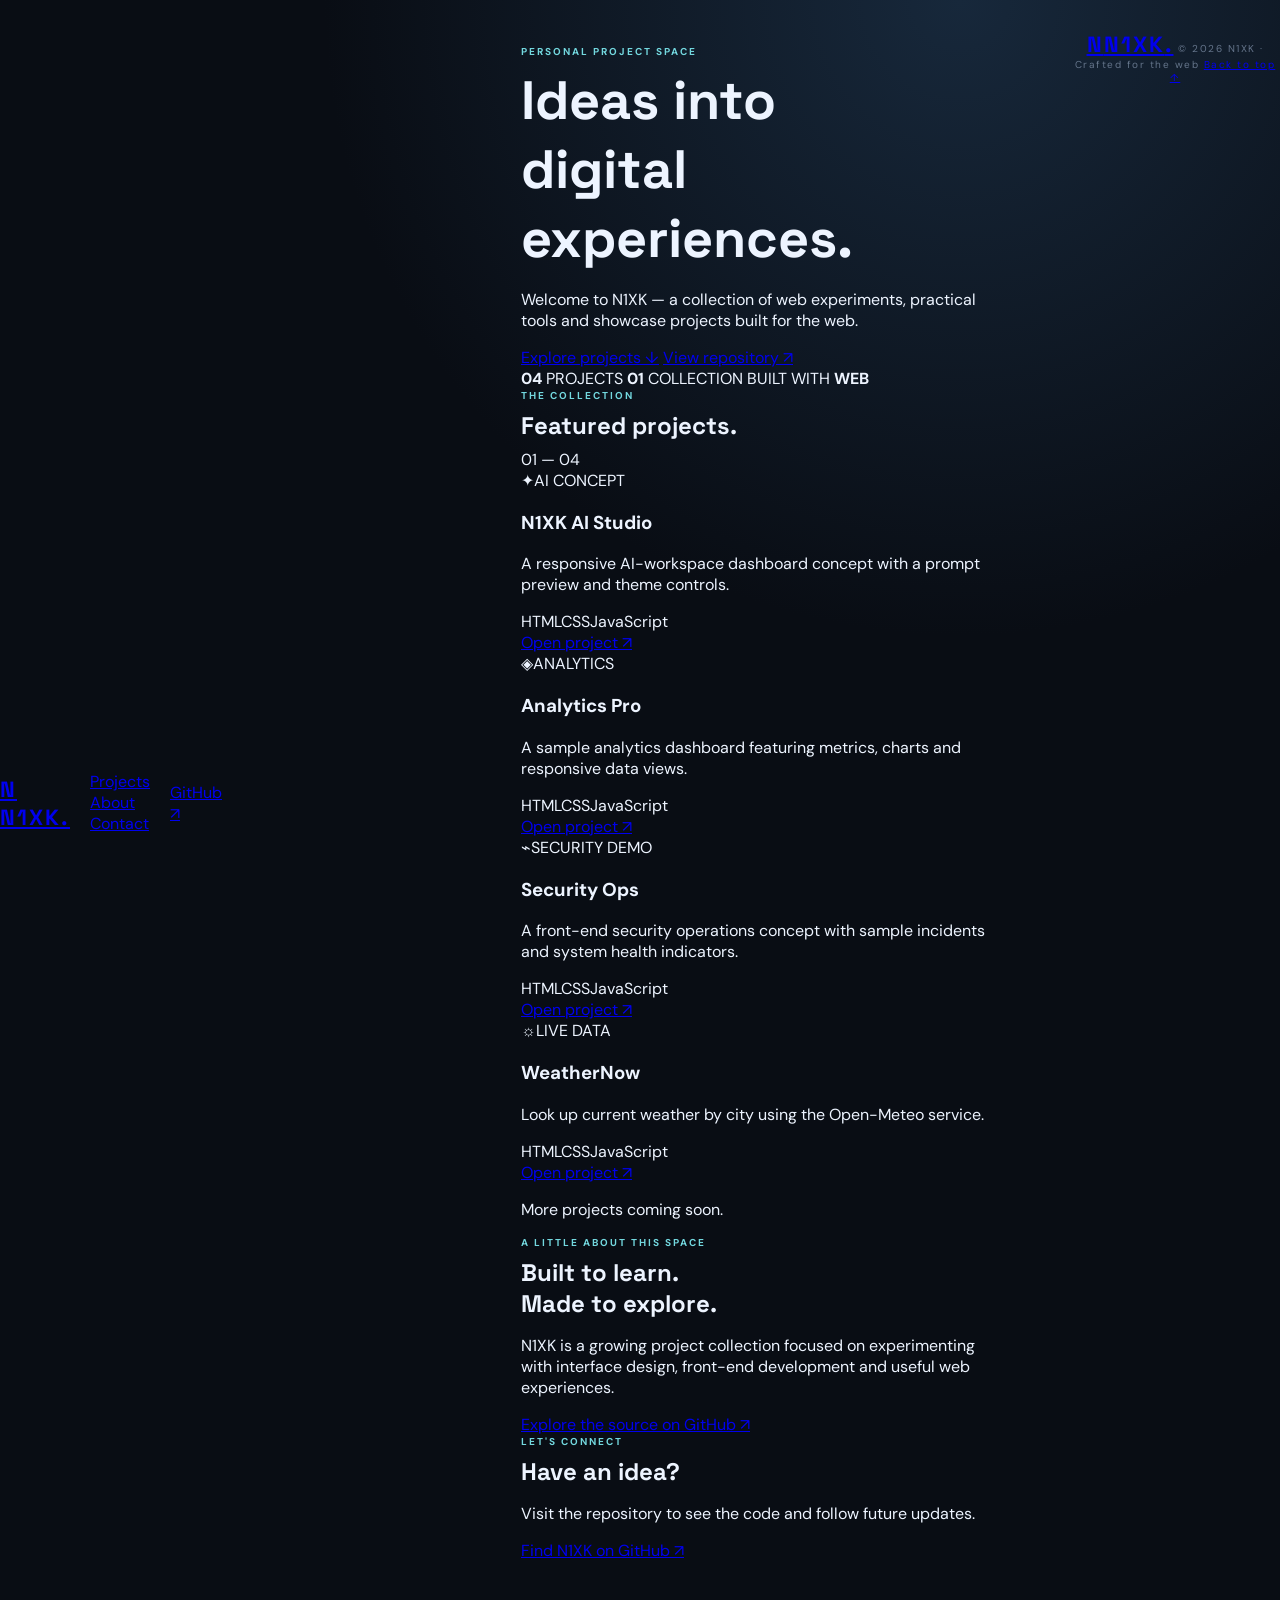
<file: index.html>
<!doctype html>
<html lang="en">
<head>
  <meta charset="UTF-8">
  <meta name="viewport" content="width=device-width, initial-scale=1">
  <meta name="theme-color" content="#0b0b0d">
  <title>N1XK | Projects & Portfolio</title>
  <meta name="description" content="Explore N1XK's web projects, demos and experiments.">
  <link rel="stylesheet" href="style.css">
</head>
<body>
  <div class="glow glow-one"></div>
  <div class="glow glow-two"></div>

  <header class="topbar">
    <a class="brand" href="#home">
      <span class="brand-mark">N</span>
      <span>N1XK<span class="gold">.</span></span>
    </a>
    <nav>
      <a href="#projects">Projects</a>
      <a href="#about">About</a>
      <a href="#contact">Contact</a>
    </nav>
    <a class="github-link" href="https://github.com/N1XK/N1XK" target="_blank">GitHub ↗</a>
  </header>

  <main id="home">
    <section class="hero">
      <div class="eyebrow"><span class="pulse"></span> PERSONAL PROJECT SPACE</div>
      <h1>Ideas into<br><span class="gold gradient-text">digital experiences.</span></h1>
      <p class="hero-copy">Welcome to N1XK — a collection of web experiments, practical tools and showcase projects built for the web.</p>
      <div class="hero-actions">
        <a class="btn btn-primary" href="#projects">Explore projects <span>↓</span></a>
        <a class="btn btn-ghost" href="https://github.com/N1XK/N1XK" target="_blank">View repository ↗</a>
      </div>
      <div class="hero-meta">
        <span><b>04</b> PROJECTS</span><i></i>
        <span><b>01</b> COLLECTION</span><i></i>
        <span>BUILT WITH <b>WEB</b></span>
      </div>
    </section>

    <section class="projects section" id="projects">
      <div class="section-heading">
        <div>
          <div class="eyebrow">THE COLLECTION</div>
          <h2>Featured projects<span class="gold">.</span></h2>
        </div>
        <span class="section-count">01 — 04</span>
      </div>

      <div class="project-grid">
        <article class="project-card featured">
          <div class="card-top"><span class="project-icon">✦</span><span class="tag">AI CONCEPT</span></div>
          <h3>N1XK AI Studio</h3>
          <p>A responsive AI-workspace dashboard concept with a prompt preview and theme controls.</p>
          <div class="stack"><span>HTML</span><span>CSS</span><span>JavaScript</span></div>
          <a class="card-link" href="./n1xk-ai-dashboard/">Open project <span>↗</span></a>
        </article>

        <article class="project-card">
          <div class="card-top"><span class="project-icon">◈</span><span class="tag">ANALYTICS</span></div>
          <h3>Analytics Pro</h3>
          <p>A sample analytics dashboard featuring metrics, charts and responsive data views.</p>
          <div class="stack"><span>HTML</span><span>CSS</span><span>JavaScript</span></div>
          <a class="card-link" href="./n1xk-analytics-pro/">Open project <span>↗</span></a>
        </article>

        <article class="project-card">
          <div class="card-top"><span class="project-icon">⌁</span><span class="tag">SECURITY DEMO</span></div>
          <h3>Security Ops</h3>
          <p>A front-end security operations concept with sample incidents and system health indicators.</p>
          <div class="stack"><span>HTML</span><span>CSS</span><span>JavaScript</span></div>
          <a class="card-link" href="./n1xk-security-ops/">Open project <span>↗</span></a>
        </article>

        <article class="project-card">
          <div class="card-top"><span class="project-icon">☼</span><span class="tag">LIVE DATA</span></div>
          <h3>WeatherNow</h3>
          <p>Look up current weather by city using the Open-Meteo service.</p>
          <div class="stack"><span>HTML</span><span>CSS</span><span>JavaScript</span></div>
          <a class="card-link" href="./">Open project <span>↗</span></a>
        </article>
      </div>
      <p class="note">More projects coming soon.</p>
    </section>

    <section class="about section" id="about">
      <div class="eyebrow">A LITTLE ABOUT THIS SPACE</div>
      <h2>Built to learn.<br><span class="gold">Made to explore.</span></h2>
      <p>N1XK is a growing project collection focused on experimenting with interface design, front-end development and useful web experiences.</p>
      <a class="text-link" href="https://github.com/N1XK/N1XK" target="_blank">Explore the source on GitHub ↗</a>
    </section>

    <section class="contact section" id="contact">
      <div>
        <div class="eyebrow">LET'S CONNECT</div>
        <h2>Have an idea<span class="gold">?</span></h2>
        <p>Visit the repository to see the code and follow future updates.</p>
      </div>
      <a class="btn btn-primary" href="https://github.com/N1XK/N1XK" target="_blank">Find N1XK on GitHub ↗</a>
    </section>
  </main>

  <footer>
    <a class="brand" href="#home"><span class="brand-mark">N</span><span>N1XK<span class="gold">.</span></span></a>
    <span>© <span id="year"></span> N1XK · Crafted for the web</span>
    <a href="#home">Back to top ↑</a>
  </footer>

  <script src="app.js"></script>
</body>
</html>
</file>
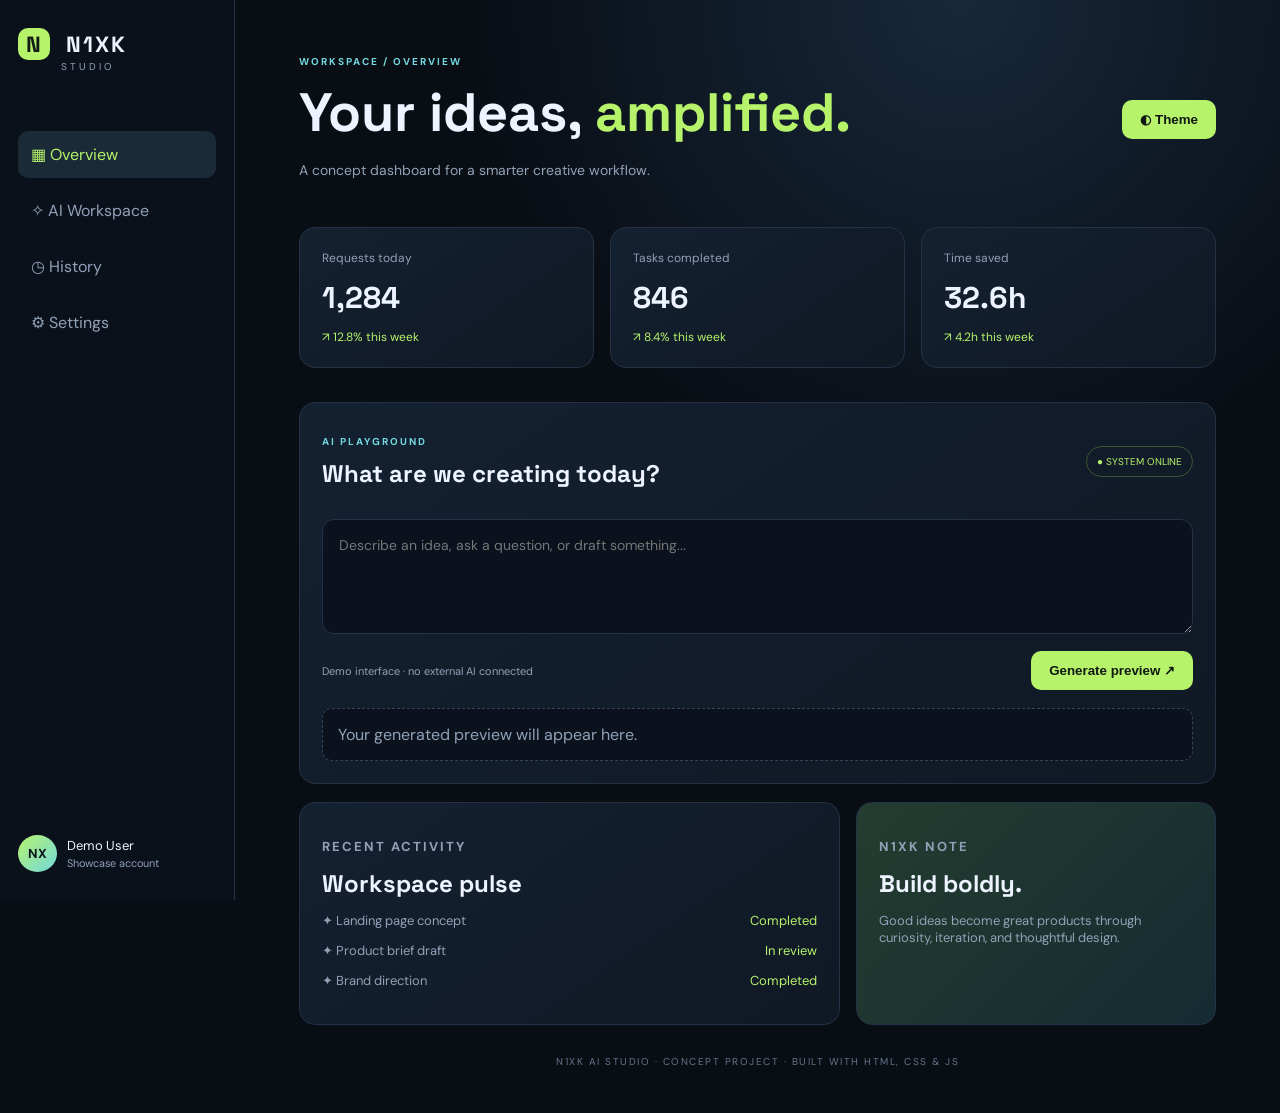
<file: n1xk-ai-dashboard/index.html>
<!doctype html>
<html lang="en"><head><meta charset="utf-8"><meta name="viewport" content="width=device-width,initial-scale=1"><title>N1XK AI Studio</title><link rel="stylesheet" href="style.css"></head>
<body><aside class="side"><div class="brand"><span class="mark">N</span> N1XK <small>STUDIO</small></div><nav><a class="active">▦ Overview</a><a>✧ AI Workspace</a><a>◷ History</a><a>⚙ Settings</a></nav><div class="profile"><div class="avatar">NX</div><span>Demo User<br><small>Showcase account</small></span></div></aside>
<main><header><div><p class="eyebrow">WORKSPACE / OVERVIEW</p><h1>Your ideas, <em>amplified.</em></h1><p class="muted">A concept dashboard for a smarter creative workflow.</p></div><button id="theme">◐ Theme</button></header>
<section class="stats"><article><span>Requests today</span><strong>1,284</strong><small class="up">↗ 12.8% this week</small></article><article><span>Tasks completed</span><strong>846</strong><small class="up">↗ 8.4% this week</small></article><article><span>Time saved</span><strong>32.6h</strong><small class="up">↗ 4.2h this week</small></article></section>
<section class="panel"><div class="panelhead"><div><p class="eyebrow">AI PLAYGROUND</p><h2>What are we creating today?</h2></div><span class="pill">● SYSTEM ONLINE</span></div><textarea id="prompt" placeholder="Describe an idea, ask a question, or draft something..."></textarea><div class="actions"><span class="muted">Demo interface · no external AI connected</span><button id="run">Generate preview ↗</button></div><div id="result" class="result">Your generated preview will appear here.</div></section>
<section class="bottom"><div class="panel"><p class="eyebrow">RECENT ACTIVITY</p><h2>Workspace pulse</h2><p>✦ Landing page concept <span class="right">Completed</span></p><p>✦ Product brief draft <span class="right">In review</span></p><p>✦ Brand direction <span class="right">Completed</span></p></div><div class="panel accent"><p class="eyebrow">N1XK NOTE</p><h2>Build boldly.</h2><p>Good ideas become great products through curiosity, iteration, and thoughtful design.</p></div></section>
<footer>N1XK AI STUDIO · CONCEPT PROJECT · BUILT WITH HTML, CSS & JS</footer></main><script src="app.js"></script></body></html>
</file>
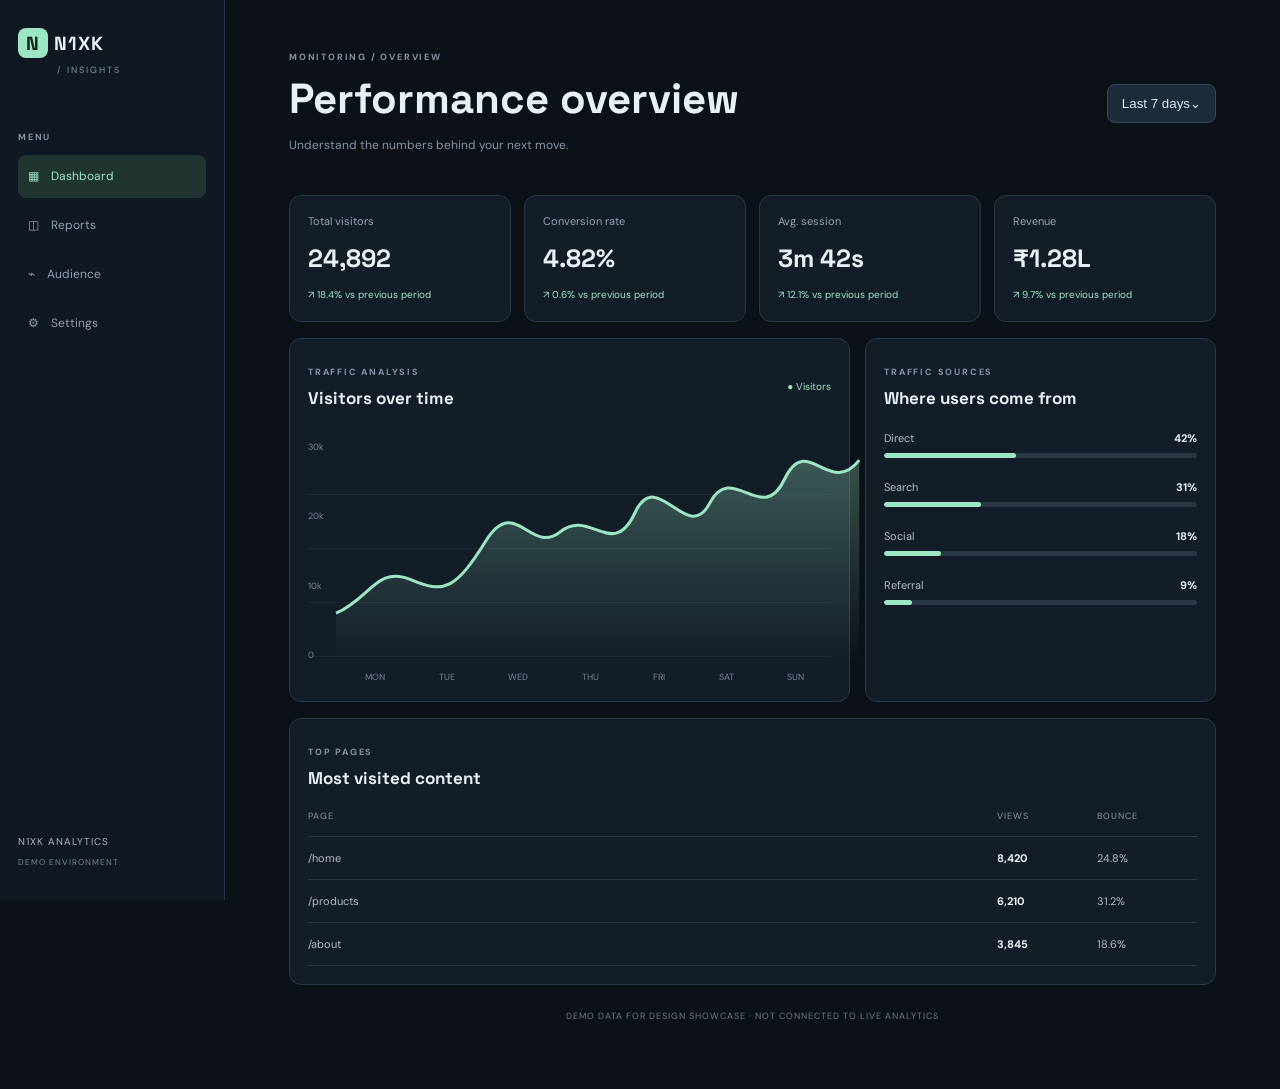
<file: n1xk-analytics-pro/index.html>
<!doctype html><html lang="en"><head><meta charset="utf-8"><meta name="viewport" content="width=device-width,initial-scale=1"><title>N1XK Analytics</title><link rel="stylesheet" href="style.css"></head><body><aside><div class="logo"><b>N</b> N1XK<span> / INSIGHTS</span></div><p class="label">MENU</p><a class="selected">▦　Dashboard</a><a>◫　Reports</a><a>⌁　Audience</a><a>⚙　Settings</a><div class="sidefoot">N1XK ANALYTICS<br><small>DEMO ENVIRONMENT</small></div></aside><main><header><div><p class="label">MONITORING / OVERVIEW</p><h1>Performance overview</h1><p>Understand the numbers behind your next move.</p></div><button id="range">Last 7 days⌄</button></header><section class="cards"><article><p>Total visitors</p><strong id="visitors">24,892</strong><small>↗ 18.4% vs previous period</small></article><article><p>Conversion rate</p><strong>4.82%</strong><small>↗ 0.6% vs previous period</small></article><article><p>Avg. session</p><strong>3m 42s</strong><small>↗ 12.1% vs previous period</small></article><article><p>Revenue</p><strong>₹1.28L</strong><small>↗ 9.7% vs previous period</small></article></section><section class="grid"><article class="panel chartpanel"><div class="paneltitle"><div><p class="label">TRAFFIC ANALYSIS</p><h2>Visitors over time</h2></div><span class="legend">● Visitors</span></div><div class="chart"><div class="ylabels"><span>30k</span><span>20k</span><span>10k</span><span>0</span></div><svg viewBox="0 0 700 230" preserveAspectRatio="none" role="img" aria-label="Illustrative visitor trend"><defs><linearGradient id="fill" x1="0" x2="0" y1="0" y2="1"><stop offset="0" stop-color="#9ce6c1" stop-opacity=".3"/><stop offset="1" stop-color="#9ce6c1" stop-opacity="0"/></linearGradient></defs><path d="M0 180 C45 165 55 130 100 145 S160 155 200 105 S260 120 300 95 S370 125 400 75 S470 110 500 65 S570 90 600 40 S660 60 700 20 L700 230 L0 230Z" fill="url(#fill)"/><path d="M0 180 C45 165 55 130 100 145 S160 155 200 105 S260 120 300 95 S370 125 400 75 S470 110 500 65 S570 90 600 40 S660 60 700 20" fill="none" stroke="#9ce6c1" stroke-width="3" vector-effect="non-scaling-stroke"/></svg></div><div class="days"><span>MON</span><span>TUE</span><span>WED</span><span>THU</span><span>FRI</span><span>SAT</span><span>SUN</span></div></article><article class="panel source"><p class="label">TRAFFIC SOURCES</p><h2>Where users come from</h2><div class="sourceitem"><span>Direct</span><b>42%</b><i style="--w:42%"></i></div><div class="sourceitem"><span>Search</span><b>31%</b><i style="--w:31%"></i></div><div class="sourceitem"><span>Social</span><b>18%</b><i style="--w:18%"></i></div><div class="sourceitem"><span>Referral</span><b>9%</b><i style="--w:9%"></i></div></article></section><section class="panel table"><p class="label">TOP PAGES</p><h2>Most visited content</h2><div class="row head"><span>PAGE</span><span>VIEWS</span><span>BOUNCE</span></div><div class="row"><span>/home</span><b>8,420</b><span>24.8%</span></div><div class="row"><span>/products</span><b>6,210</b><span>31.2%</span></div><div class="row"><span>/about</span><b>3,845</b><span>18.6%</span></div></section><footer>DEMO DATA FOR DESIGN SHOWCASE · NOT CONNECTED TO LIVE ANALYTICS</footer></main><script src="app.js"></script></body></html>
</file>
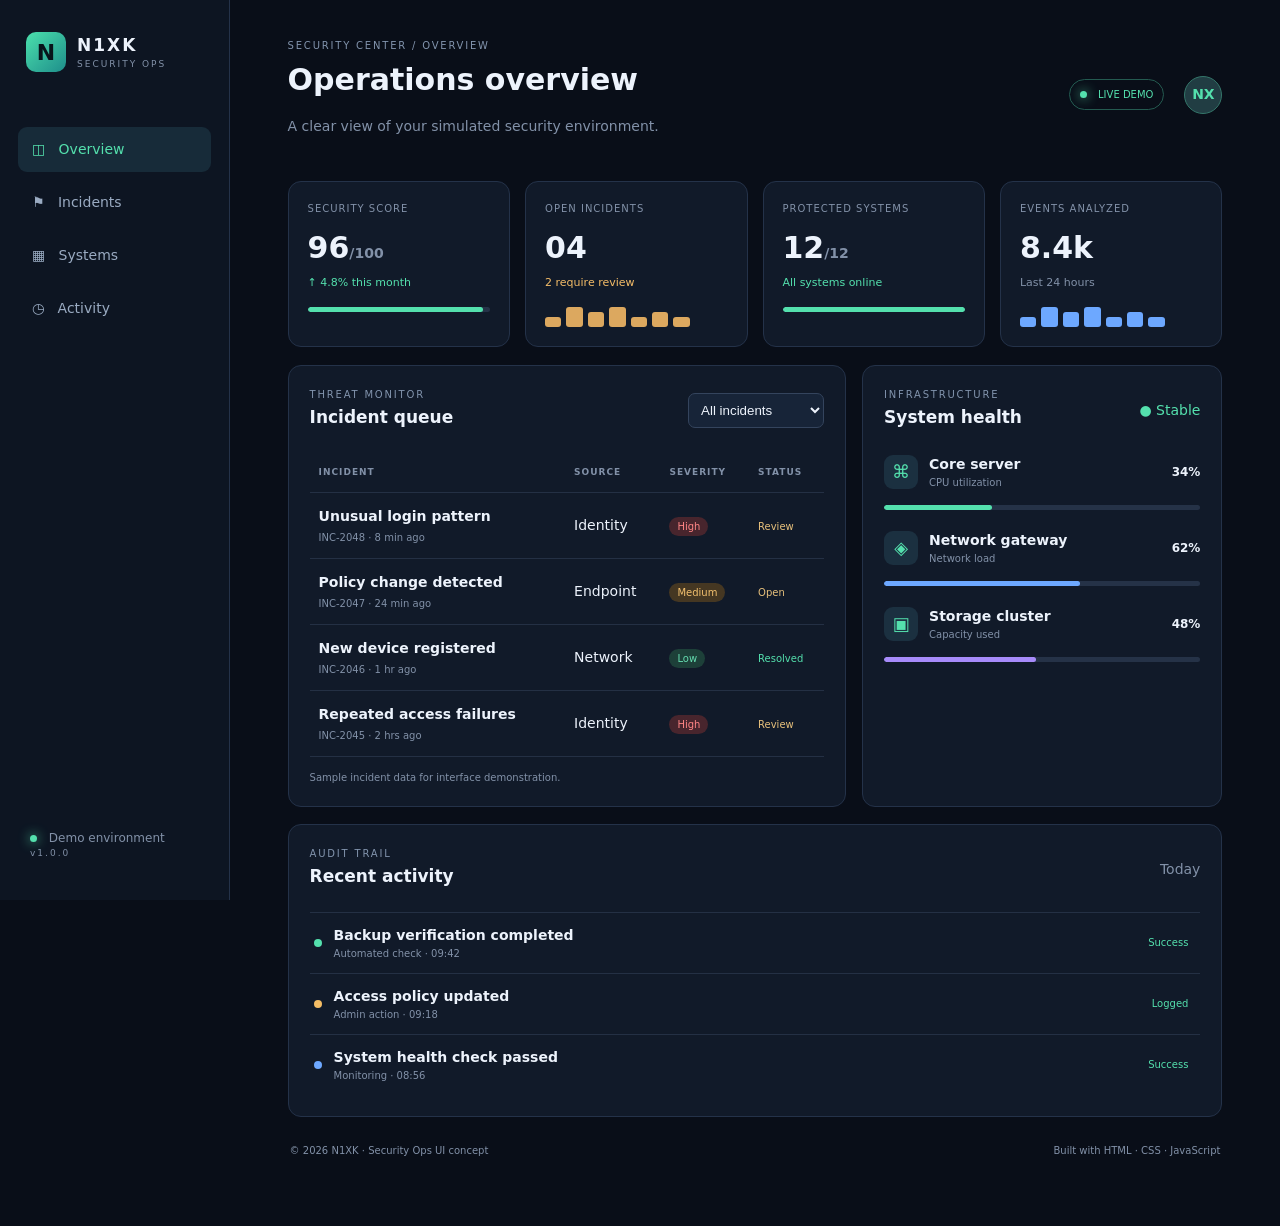
<file: n1xk-security-ops/index.html>
<!doctype html>
<html lang="en">
<head>
<meta charset="utf-8"><meta name="viewport" content="width=device-width,initial-scale=1">
<title>N1XK Security Ops</title><link rel="stylesheet" href="style.css">
</head>
<body>
<aside class="sidebar">
  <div class="brand"><span class="brandmark">N</span><div><b>N1XK</b><small>SECURITY OPS</small></div></div>
  <nav><a class="active" href="#">◫ &nbsp; Overview</a><a href="#incidents">⚑ &nbsp; Incidents</a><a href="#systems">▦ &nbsp; Systems</a><a href="#activity">◷ &nbsp; Activity</a></nav>
  <div class="side-bottom"><span class="pulse"></span> Demo environment <small>v1.0.0</small></div>
</aside>
<main>
<header><div><p class="eyebrow">SECURITY CENTER / OVERVIEW</p><h1>Operations overview</h1><p class="muted">A clear view of your simulated security environment.</p></div><div class="header-right"><span class="live"><i></i> LIVE DEMO</span><div class="avatar">NX</div></div></header>
<section class="stats">
 <article class="stat"><span>SECURITY SCORE</span><strong>96<span>/100</span></strong><small class="good">↑ 4.8% this month</small><div class="meter"><i style="width:96%"></i></div></article>
 <article class="stat"><span>OPEN INCIDENTS</span><strong id="openCount">04</strong><small class="warn">2 require review</small><div class="mini-bars"><i></i><i></i><i></i><i></i><i></i><i></i><i></i></div></article>
 <article class="stat"><span>PROTECTED SYSTEMS</span><strong>12<span>/12</span></strong><small class="good">All systems online</small><div class="meter"><i style="width:100%"></i></div></article>
 <article class="stat"><span>EVENTS ANALYZED</span><strong>8.4k</strong><small class="muted">Last 24 hours</small><div class="mini-bars blue"><i></i><i></i><i></i><i></i><i></i><i></i><i></i></div></article>
</section>
<section class="grid">
 <article class="panel" id="incidents"><div class="panel-head"><div><p class="eyebrow">THREAT MONITOR</p><h2>Incident queue</h2></div><select id="filter"><option value="all">All incidents</option><option value="High">High severity</option><option value="Medium">Medium severity</option><option value="Low">Low severity</option></select></div>
 <div class="table-wrap"><table><thead><tr><th>INCIDENT</th><th>SOURCE</th><th>SEVERITY</th><th>STATUS</th></tr></thead><tbody id="incidentRows">
 <tr data-level="High"><td><b>Unusual login pattern</b><small>INC-2048 · 8 min ago</small></td><td>Identity</td><td><em class="high">High</em></td><td><span class="status">Review</span></td></tr>
 <tr data-level="Medium"><td><b>Policy change detected</b><small>INC-2047 · 24 min ago</small></td><td>Endpoint</td><td><em class="medium">Medium</em></td><td><span class="status">Open</span></td></tr>
 <tr data-level="Low"><td><b>New device registered</b><small>INC-2046 · 1 hr ago</small></td><td>Network</td><td><em class="low">Low</em></td><td><span class="status resolved">Resolved</span></td></tr>
 <tr data-level="High"><td><b>Repeated access failures</b><small>INC-2045 · 2 hrs ago</small></td><td>Identity</td><td><em class="high">High</em></td><td><span class="status">Review</span></td></tr>
 </tbody></table></div><p class="footnote">Sample incident data for interface demonstration.</p></article>
 <article class="panel" id="systems"><div class="panel-head"><div><p class="eyebrow">INFRASTRUCTURE</p><h2>System health</h2></div><span class="good">● Stable</span></div>
 <div class="system"><span class="sys-icon">⌘</span><div><b>Core server</b><small>CPU utilization</small></div><strong>34%</strong></div><div class="meter"><i style="width:34%"></i></div>
 <div class="system"><span class="sys-icon">◈</span><div><b>Network gateway</b><small>Network load</small></div><strong>62%</strong></div><div class="meter blue-meter"><i style="width:62%"></i></div>
 <div class="system"><span class="sys-icon">▣</span><div><b>Storage cluster</b><small>Capacity used</small></div><strong>48%</strong></div><div class="meter purple-meter"><i style="width:48%"></i></div>
 </article>
</section>
<section class="panel activity" id="activity"><div class="panel-head"><div><p class="eyebrow">AUDIT TRAIL</p><h2>Recent activity</h2></div><span class="muted">Today</span></div><div class="timeline"><p><i class="dot green"></i><span><b>Backup verification completed</b><small>Automated check · 09:42</small></span><em>Success</em></p><p><i class="dot yellow"></i><span><b>Access policy updated</b><small>Admin action · 09:18</small></span><em>Logged</em></p><p><i class="dot blue-dot"></i><span><b>System health check passed</b><small>Monitoring · 08:56</small></span><em>Success</em></p></div></section>
<footer>© 2026 N1XK · Security Ops UI concept <span>Built with HTML · CSS · JavaScript</span></footer>
</main><script src="app.js"></script></body></html>
</file>
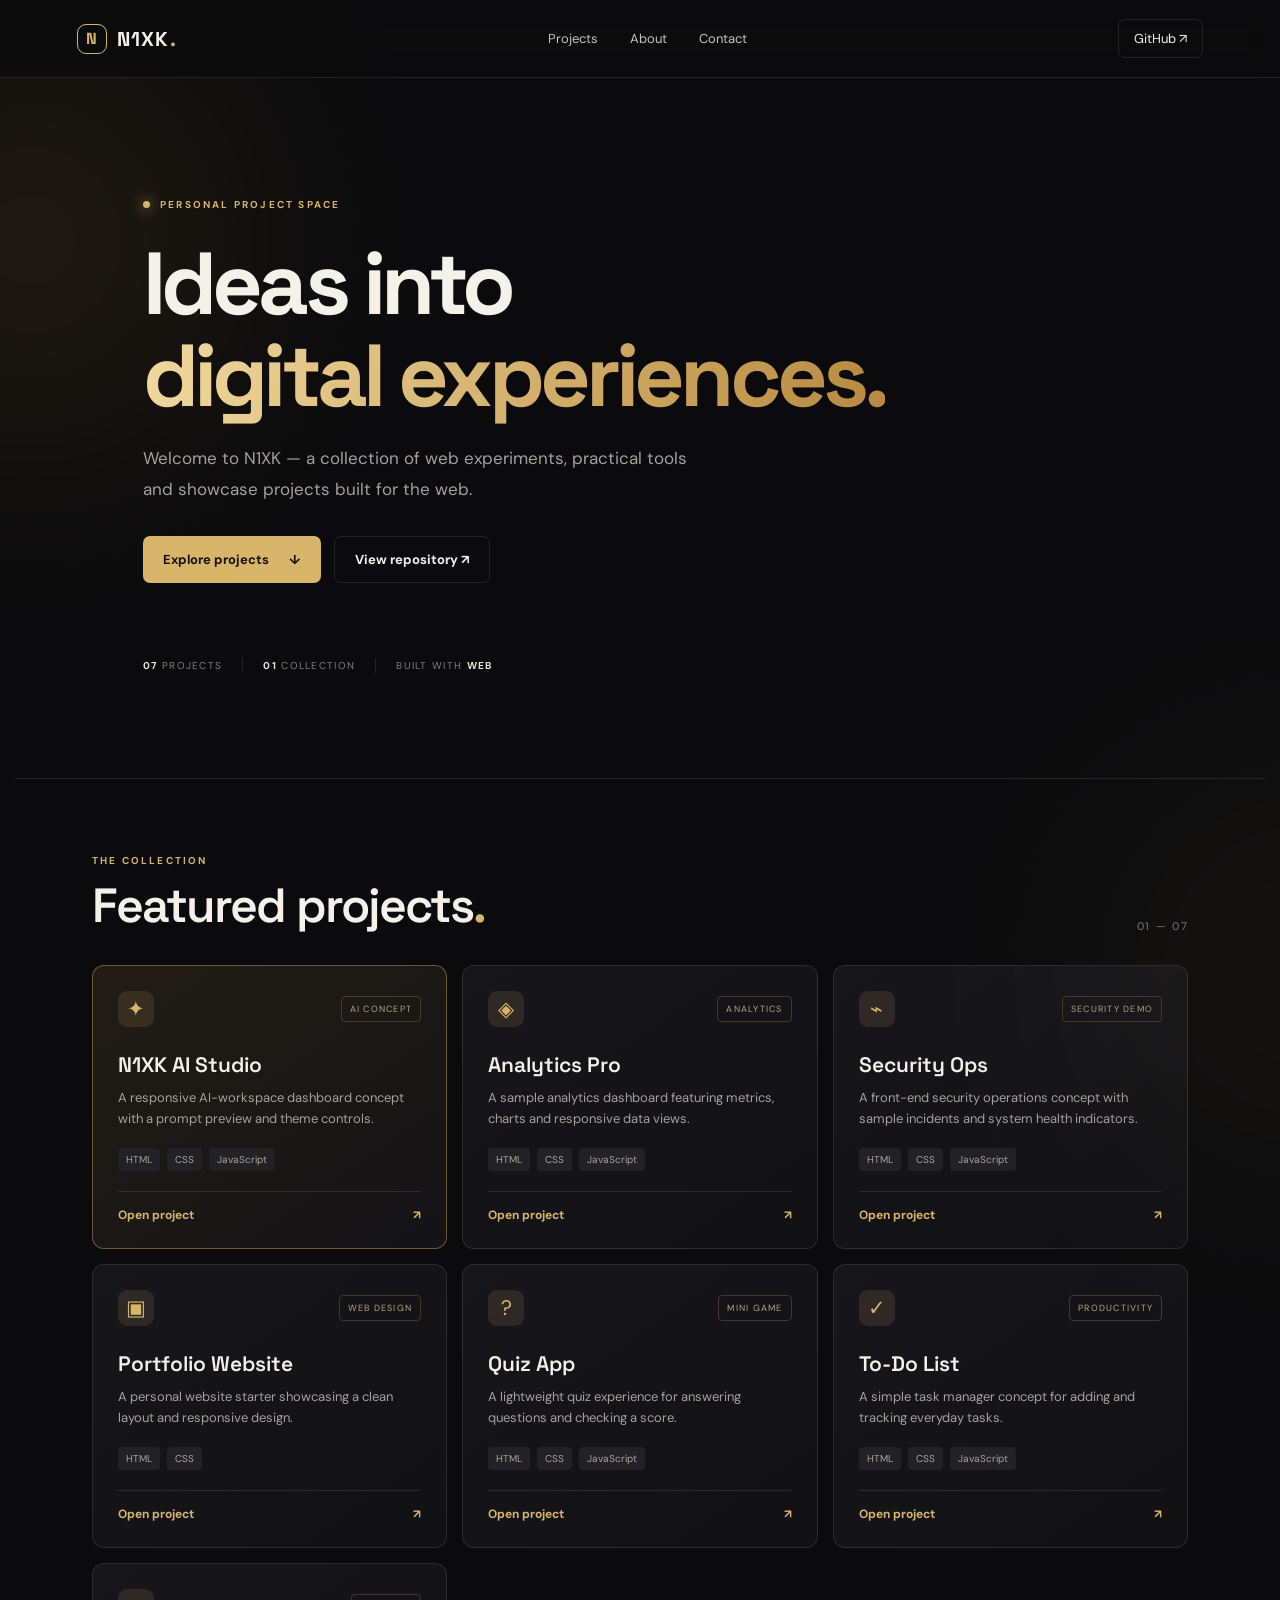
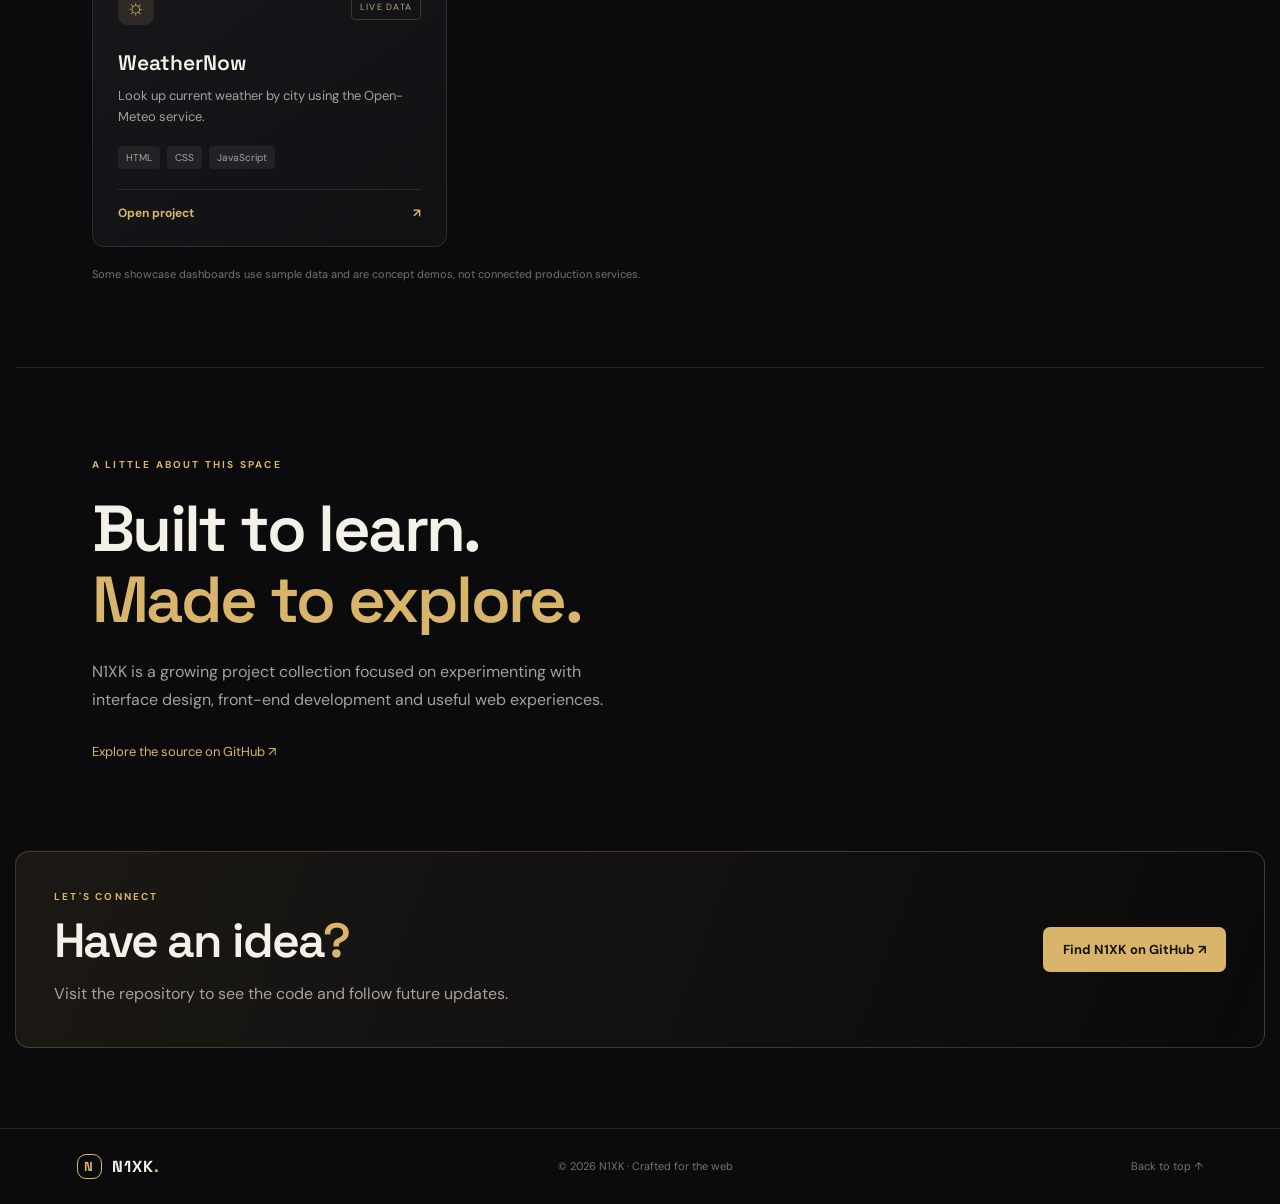
<file: portfolio/index.html>
<!doctype html>
<html lang="en">
<head>
  <meta charset="UTF-8">
  <meta name="viewport" content="width=device-width, initial-scale=1">
  <meta name="theme-color" content="#0b0b0d">
  <title>N1XK | Projects & Portfolio</title>
  <meta name="description" content="Explore N1XK's web projects, demos and experiments.">
  <link rel="stylesheet" href="style.css">
</head>
<body>
  <div class="glow glow-one"></div><div class="glow glow-two"></div>
  <header class="topbar">
    <a class="brand" href="#home"><span class="brand-mark">N</span><span>N1XK<span class="gold">.</span></span></a>
    <nav><a href="#projects">Projects</a><a href="#about">About</a><a href="#contact">Contact</a></nav>
    <a class="github-link" href="https://github.com/N1XK/N1XK" target="_blank" rel="noreferrer">GitHub ↗</a>
  </header>

  <main id="home">
    <section class="hero">
      <div class="eyebrow"><span class="pulse"></span> PERSONAL PROJECT SPACE</div>
      <h1>Ideas into<br><span class="gold gradient-text">digital experiences.</span></h1>
      <p class="hero-copy">Welcome to N1XK — a collection of web experiments, practical tools and showcase projects built for the web.</p>
      <div class="hero-actions"><a class="btn btn-primary" href="#projects">Explore projects <span>↓</span></a><a class="btn btn-ghost" href="https://github.com/N1XK/N1XK" target="_blank" rel="noreferrer">View repository ↗</a></div>
      <div class="hero-meta"><span><b>07</b> PROJECTS</span><i></i><span><b>01</b> COLLECTION</span><i></i><span>BUILT WITH <b>WEB</b></span></div>
    </section>

    <section class="projects section" id="projects">
      <div class="section-heading"><div><div class="eyebrow">THE COLLECTION</div><h2>Featured projects<span class="gold">.</span></h2></div><span class="section-count">01 — 07</span></div>
      <div class="project-grid">
        <article class="project-card featured">
          <div class="card-top"><span class="project-icon">✦</span><span class="tag">AI CONCEPT</span></div>
          <h3>N1XK AI Studio</h3><p>A responsive AI-workspace dashboard concept with a prompt preview and theme controls.</p>
          <div class="stack"><span>HTML</span><span>CSS</span><span>JavaScript</span></div>
          <a class="card-link" href="../n1xk-ai-dashboard/">Open project <span>↗</span></a>
        </article>
        <article class="project-card">
          <div class="card-top"><span class="project-icon">◈</span><span class="tag">ANALYTICS</span></div>
          <h3>Analytics Pro</h3><p>A sample analytics dashboard featuring metrics, charts and responsive data views.</p>
          <div class="stack"><span>HTML</span><span>CSS</span><span>JavaScript</span></div>
          <a class="card-link" href="../n1xk-analytics-pro/">Open project <span>↗</span></a>
        </article>
        <article class="project-card">
          <div class="card-top"><span class="project-icon">⌁</span><span class="tag">SECURITY DEMO</span></div>
          <h3>Security Ops</h3><p>A front-end security operations concept with sample incidents and system health indicators.</p>
          <div class="stack"><span>HTML</span><span>CSS</span><span>JavaScript</span></div>
          <a class="card-link" href="../n1xk-security-ops/">Open project <span>↗</span></a>
        </article>
        <article class="project-card">
          <div class="card-top"><span class="project-icon">▣</span><span class="tag">WEB DESIGN</span></div>
          <h3>Portfolio Website</h3><p>A personal website starter showcasing a clean layout and responsive design.</p>
          <div class="stack"><span>HTML</span><span>CSS</span></div>
          <a class="card-link" href="../portfolio-website/">Open project <span>↗</span></a>
        </article>
        <article class="project-card">
          <div class="card-top"><span class="project-icon">?</span><span class="tag">MINI GAME</span></div>
          <h3>Quiz App</h3><p>A lightweight quiz experience for answering questions and checking a score.</p>
          <div class="stack"><span>HTML</span><span>CSS</span><span>JavaScript</span></div>
          <a class="card-link" href="../quiz-app/">Open project <span>↗</span></a>
        </article>
        <article class="project-card">
          <div class="card-top"><span class="project-icon">✓</span><span class="tag">PRODUCTIVITY</span></div>
          <h3>To-Do List</h3><p>A simple task manager concept for adding and tracking everyday tasks.</p>
          <div class="stack"><span>HTML</span><span>CSS</span><span>JavaScript</span></div>
          <a class="card-link" href="../todo-list-app/">Open project <span>↗</span></a>
        </article>
        <article class="project-card">
          <div class="card-top"><span class="project-icon">☼</span><span class="tag">LIVE DATA</span></div>
          <h3>WeatherNow</h3><p>Look up current weather by city using the Open-Meteo service.</p>
          <div class="stack"><span>HTML</span><span>CSS</span><span>JavaScript</span></div>
          <a class="card-link" href="../">Open project <span>↗</span></a>
        </article>
      </div>
      <p class="note">Some showcase dashboards use sample data and are concept demos, not connected production services.</p>
    </section>

    <section class="about section" id="about">
      <div class="eyebrow">A LITTLE ABOUT THIS SPACE</div>
      <h2>Built to learn.<br><span class="gold">Made to explore.</span></h2>
      <p>N1XK is a growing project collection focused on experimenting with interface design, front-end development and useful web experiences.</p>
      <a class="text-link" href="https://github.com/N1XK/N1XK" target="_blank" rel="noreferrer">Explore the source on GitHub ↗</a>
    </section>

    <section class="contact section" id="contact">
      <div><div class="eyebrow">LET'S CONNECT</div><h2>Have an idea<span class="gold">?</span></h2><p>Visit the repository to see the code and follow future updates.</p></div>
      <a class="btn btn-primary" href="https://github.com/N1XK/N1XK" target="_blank" rel="noreferrer">Find N1XK on GitHub ↗</a>
    </section>
  </main>
  <footer><a class="brand" href="#home"><span class="brand-mark">N</span><span>N1XK<span class="gold">.</span></span></a><span>© <span id="year"></span> N1XK · Crafted for the web</span><a href="#home">Back to top ↑</a></footer>
  <script src="app.js"></script>
</body>
</html>
</file>
<file: style.css>
@import url('https://fonts.googleapis.com/css2?family=DM+Sans:wght@400;500;600;700&family=Space+Grotesk:wght@500;600;700&display=swap');
:root{--bg:#090d14;--card:#111a27;--line:#243247;--text:#edf4ff;--muted:#91a1b7;--lime:#b6f36b;--cyan:#73d8df}
*{box-sizing:border-box}
body{margin:0;background:radial-gradient(circle at 75% 0,#17283b 0,transparent 34%),var(--bg);color:var(--text);font-family:'DM Sans',sans-serif;display:flex;min-height:100vh}
.side{width:235px;border-right:1px solid var(--line);padding:28px 18px;display:flex;flex-direction:column;position:fixed;inset:0 auto 0 0;background:#0b111b}
.brand{font:700 22px 'Space Grotesk';letter-spacing:2px}
.brand small{font:10px 'DM Sans';color:var(--muted);display:block;margin-left:43px;letter-spacing:3px}
.mark{display:inline-grid;place-items:center;background:var(--lime);color:#111a18;width:32px;height:32px;border-radius:10px;margin-right:8px}
.side nav{display:grid;gap:9px;margin-top:58px}
.side nav a{padding:13px;border-radius:10px;color:var(--muted)}
.side nav .active{background:#1b2a37;color:var(--lime)}
.profile{margin-top:auto;display:flex;gap:10px;align-items:center;font-size:13px}
.avatar{background:linear-gradient(135deg,var(--lime),var(--cyan));color:#0b111b;padding:10px;border-radius:50%;font-weight:bold}
.profile small,.muted{color:var(--muted)}
main{margin-left:235px;width:calc(100% - 235px);padding:45px clamp(20px,5vw,70px)}
header{display:flex;justify-content:space-between;align-items:center;gap:20px}
.eyebrow{font-size:10px;letter-spacing:2px;color:var(--cyan);font-weight:700}
h1,h2{font-family:'Space Grotesk';margin:8px 0}
h1{font-size:clamp(32px,5vw,54px)}
h1 em{color:var(--lime);font-style:normal}
.muted{font-size:14px}
button{border:0;border-radius:10px;background:var(--lime);padding:12px 18px;font-weight:700;color:#101811;cursor:pointer}
.stats{display:grid;grid-template-columns:repeat(3,1fr);gap:16px;margin:34px 0}
.stats article,.panel{background:linear-gradient(145deg,#142131,#101824);border:1px solid var(--line);border-radius:16px;padding:22px}
.stats span,.stats small{display:block;color:var(--muted);font-size:12px}
.stats strong{display:block;font:700 30px 'Space Grotesk';margin:12px 0}
.stats .up{color:var(--lime)}
.panelhead{display:flex;justify-content:space-between;gap:15px;align-items:center}
.pill{font-size:10px;color:var(--lime);border:1px solid #3b5734;padding:8px 10px;border-radius:30px}
textarea{width:100%;height:115px;margin-top:22px;background:#0b121d;border:1px solid var(--line);border-radius:12px;padding:16px;color:var(--text);font:14px 'DM Sans';resize:vertical}
.actions{display:flex;justify-content:space-between;align-items:center;gap:15px;margin-top:12px}
.actions .muted{font-size:11px}
.result{margin-top:18px;padding:15px;background:#0b121d;border:1px dashed #35465b;border-radius:10px;color:var(--muted);min-height:50px}
.bottom{display:grid;grid-template-columns:1.5fr 1fr;gap:16px;margin-top:18px}
.bottom p{color:var(--muted);font-size:13px}
.right{float:right;color:var(--lime)}
.accent{background:linear-gradient(135deg,#253c30,#142b32)}
footer{text-align:center;color:#65758b;font-size:10px;letter-spacing:1.5px;margin:30px 0 0}
@media(max-width:760px){
.side{width:65px;padding:20px 10px}
.brand{font-size:0}
.brand small,.side nav a:not(.active),.profile span{display:none}
.side nav{margin-top:45px}
.side nav a{font-size:0}
.side nav a:first-letter{font-size:18px}
.profile{justify-content:center}
.avatar{font-size:11px;padding:8px}
main{margin-left:65px;width:calc(100% - 65px);padding:25px 15px}
.stats{grid-template-columns:1fr}
.bottom{grid-template-columns:1fr}
header{align-items:flex-start;flex-direction:column}
.panelhead{align-items:flex-start;flex-direction:column}
.actions{align-items:flex-start;flex-direction:column}
}
body.light{--bg:#eef3f7;--line:#d5e0eb;--text:#172333;--muted:#5d6d80}
body.light .side{background:#f8fbff}
body.light .panel,body.light .stats article{background:#fff}
body.light textarea,body.light .result{background:#f6f9fc}

/* N1XK mobile layout */
@media(max-width:760px){
body{display:block;min-height:100vh;padding-bottom:76px}
.side{position:fixed;inset:auto 0 0;width:100%;height:68px;padding:6px 10px;border-right:0;border-top:1px solid var(--line);display:flex;flex-direction:row;align-items:center;justify-content:center;background:#0b111b;z-index:1000}
.side .brand,.side .profile{display:none}
.side nav{width:100%;display:grid;grid-template-columns:repeat(4,minmax(0,1fr));gap:4px;margin:0}
.side nav a,.side nav a:not(.active){display:flex;align-items:center;justify-content:center;min-height:48px;padding:8px 4px;font-size:11px;line-height:1.2;text-align:center;white-space:nowrap}
main{margin:0;width:100%;padding:24px 16px 28px}
.stats{grid-template-columns:repeat(2,minmax(0,1fr));gap:10px}
.stats article{padding:16px;min-width:0}
.stats strong{font-size:25px}
.bottom{grid-template-columns:1fr}
header,.panelhead{align-items:flex-start;flex-direction:column}
.actions{align-items:stretch;flex-direction:column}
.actions button{width:100%}
}
@media(max-width:380px){
main{padding-left:12px;padding-right:12px}
.stats{grid-template-columns:1fr}
.side nav a,.side nav a:not(.active){font-size:10px}
}
</file>
<file: n1xk-ai-dashboard/style.css>
@import url('https://fonts.googleapis.com/css2?family=DM+Sans:wght@400;500;600;700&family=Space+Grotesk:wght@500;600;700&display=swap');
:root{--bg:#090d14;--card:#111a27;--line:#243247;--text:#edf4ff;--muted:#91a1b7;--lime:#b6f36b;--cyan:#73d8df}*{box-sizing:border-box}body{margin:0;background:radial-gradient(circle at 75% 0,#17283b 0,transparent 34%),var(--bg);color:var(--text);font-family:'DM Sans',sans-serif;display:flex;min-height:100vh}.side{width:235px;border-right:1px solid var(--line);padding:28px 18px;display:flex;flex-direction:column;position:fixed;inset:0 auto 0 0;background:#0b111b}.brand{font:700 22px 'Space Grotesk';letter-spacing:2px}.brand small{font:10px 'DM Sans';color:var(--muted);display:block;margin-left:43px;letter-spacing:3px}.mark{display:inline-grid;place-items:center;background:var(--lime);color:#111a18;width:32px;height:32px;border-radius:10px;margin-right:8px}.side nav{display:grid;gap:9px;margin-top:58px}.side nav a{padding:13px;border-radius:10px;color:var(--muted)}.side nav .active{background:#1b2a37;color:var(--lime)}.profile{margin-top:auto;display:flex;gap:10px;align-items:center;font-size:13px}.avatar{background:linear-gradient(135deg,var(--lime),var(--cyan));color:#0b111b;padding:10px;border-radius:50%;font-weight:bold}.profile small,.muted{color:var(--muted)}main{margin-left:235px;width:calc(100% - 235px);padding:45px clamp(20px,5vw,70px)}header{display:flex;justify-content:space-between;align-items:center;gap:20px}.eyebrow{font-size:10px;letter-spacing:2px;color:var(--cyan);font-weight:700}h1,h2{font-family:'Space Grotesk';margin:8px 0}h1{font-size:clamp(32px,5vw,54px)}h1 em{color:var(--lime);font-style:normal}.muted{font-size:14px}button{border:0;border-radius:10px;background:var(--lime);padding:12px 18px;font-weight:700;color:#101811;cursor:pointer}.stats{display:grid;grid-template-columns:repeat(3,1fr);gap:16px;margin:34px 0}.stats article,.panel{background:linear-gradient(145deg,#142131,#101824);border:1px solid var(--line);border-radius:16px;padding:22px}.stats span,.stats small{display:block;color:var(--muted);font-size:12px}.stats strong{display:block;font:700 30px 'Space Grotesk';margin:12px 0}.stats .up{color:var(--lime)}.panelhead{display:flex;justify-content:space-between;gap:15px;align-items:center}.pill{font-size:10px;color:var(--lime);border:1px solid #3b5734;padding:8px 10px;border-radius:30px}textarea{width:100%;height:115px;margin-top:22px;background:#0b121d;border:1px solid var(--line);border-radius:12px;padding:16px;color:var(--text);font:14px 'DM Sans';resize:vertical}.actions{display:flex;justify-content:space-between;align-items:center;gap:15px;margin-top:12px}.actions .muted{font-size:11px}.result{margin-top:18px;padding:15px;background:#0b121d;border:1px dashed #35465b;border-radius:10px;color:var(--muted);min-height:50px}.bottom{display:grid;grid-template-columns:1.5fr 1fr;gap:16px;margin-top:18px}.bottom p{color:var(--muted);font-size:13px}.right{float:right;color:var(--lime)}.accent{background:linear-gradient(135deg,#253c30,#142b32)}footer{text-align:center;color:#65758b;font-size:10px;letter-spacing:1.5px;margin:30px 0 0}@media(max-width:760px){.side{width:65px;padding:20px 10px}.brand{font-size:0}.brand small,.side nav a:not(.active),.profile span{display:none}.side nav{margin-top:45px}.side nav a{font-size:0}.side nav a:first-letter{font-size:18px}.profile{justify-content:center}.avatar{font-size:11px;padding:8px}main{margin-left:65px;width:calc(100% - 65px);padding:25px 15px}.stats{grid-template-columns:1fr}.bottom{grid-template-columns:1fr}header{align-items:flex-start;flex-direction:column}.panelhead{align-items:flex-start;flex-direction:column}.actions{align-items:flex-start;flex-direction:column}}body.light{--bg:#eef3f7;--card:#fff;--line:#d5e0eb;--text:#172333;--muted:#5d6d80}body.light .side{background:#f8fbff}body.light .panel,body.light .stats article{background:#fff}body.light textarea,body.light .result{background:#f6f9fc}
</file>
<file: n1xk-analytics-pro/style.css>
@import url('https://fonts.googleapis.com/css2?family=DM+Sans:wght@400;500;600;700&family=Space+Grotesk:wght@500;600;700&display=swap');*{box-sizing:border-box}body{margin:0;background:#0c1118;color:#e9f0f5;font-family:'DM Sans',sans-serif;display:flex}aside{width:225px;position:fixed;inset:0 auto 0 0;background:#101923;border-right:1px solid #253342;padding:28px 18px;display:flex;flex-direction:column}.logo{font:700 19px 'Space Grotesk';letter-spacing:1px}.logo b{display:inline-grid;place-items:center;background:#9ce6c1;color:#14221d;width:30px;height:30px;border-radius:8px}.logo span{display:block;color:#8093a5;font:9px 'DM Sans';letter-spacing:2px;margin:6px 0 0 39px}.label{font-size:9px;letter-spacing:1.8px;color:#8294a6;font-weight:700}.sidefoot{margin-top:auto;color:#a8b6c3;font-size:10px;letter-spacing:1px;line-height:2}.sidefoot small{color:#718295}aside .label{margin-top:55px}aside a{padding:13px 10px;color:#8fa0b1;font-size:12px;border-radius:8px;margin:3px 0}aside a.selected{background:#20352f;color:#9ce6c1}main{margin-left:225px;width:calc(100% - 225px);padding:42px clamp(20px,5vw,65px)}header{display:flex;justify-content:space-between;align-items:center;gap:15px}h1,h2{font-family:'Space Grotesk';margin:7px 0}h1{font-size:clamp(27px,4vw,42px)}h2{font-size:17px}header p:not(.label){color:#8294a6;font-size:12px}button{background:#1d2c39;border:1px solid #34495b;color:#dce7ef;padding:11px 14px;border-radius:8px}.cards{display:grid;grid-template-columns:repeat(4,1fr);gap:13px;margin:30px 0 16px}.cards article,.panel{background:#121d28;border:1px solid #263849;border-radius:12px;padding:18px}.cards p{color:#92a4b5;font-size:11px;margin:0}.cards strong{display:block;font:700 25px 'Space Grotesk';margin:14px 0 8px}.cards small{font-size:10px;color:#9ce6c1}.grid{display:grid;grid-template-columns:1.6fr 1fr;gap:15px}.paneltitle{display:flex;justify-content:space-between;align-items:center}.legend{font-size:10px;color:#9ce6c1}.chart{height:220px;display:flex;margin-top:25px;background:repeating-linear-gradient(to bottom,transparent 0,transparent 53px,#273542 54px)}.ylabels{display:flex;flex-direction:column;justify-content:space-between;color:#72869a;font-size:9px;padding-right:12px}.chart svg{width:100%;height:100%;overflow:visible}.days{display:flex;justify-content:space-around;margin:10px 0 0 30px;color:#72869a;font-size:9px}.sourceitem{display:grid;grid-template-columns:1fr auto;gap:8px;margin-top:22px;font-size:11px;color:#aebdca}.sourceitem b{color:#eaf2f7}.sourceitem i{grid-column:1/3;height:5px;background:#273746;border-radius:10px;position:relative;overflow:hidden}.sourceitem i:after{content:'';position:absolute;inset:0 auto 0 0;width:var(--w);background:#9ce6c1;border-radius:10px}.table{margin-top:16px}.row{display:grid;grid-template-columns:1fr 100px 100px;padding:14px 0;border-bottom:1px solid #273746;font-size:11px;color:#aebdca}.row b{color:#eef5f9}.row.head{font-size:9px;letter-spacing:1px;color:#8294a6}footer{text-align:center;color:#667b8d;font-size:9px;letter-spacing:1px;margin:25px 0}@media(max-width:800px){aside{width:62px;padding:20px 8px}.logo{font-size:0}.logo span,aside .label,aside a:not(.selected),.sidefoot{display:none}aside a.selected{font-size:0;margin-top:45px}aside a.selected:first-letter{font-size:17px}main{margin-left:62px;width:calc(100% - 62px);padding:25px 14px}.cards{grid-template-columns:repeat(2,1fr)}.grid{grid-template-columns:1fr}header{align-items:flex-start;flex-direction:column}.row{grid-template-columns:1fr 70px 70px}}
</file>
<file: n1xk-security-ops/style.css>
:root{--bg:#090e18;--panel:#111a29;--line:#243249;--text:#edf3fc;--muted:#8291a8;--green:#54e0ad;--blue:#6da8ff}*{box-sizing:border-box}body{margin:0;background:var(--bg);color:var(--text);font:14px/1.5 Inter,system-ui,Arial;display:flex}.sidebar{width:230px;min-height:100vh;background:#0d1522;border-right:1px solid var(--line);padding:28px 18px;position:fixed;display:flex;flex-direction:column}.brand{display:flex;align-items:center;gap:11px;margin:4px 8px 55px}.brandmark{background:linear-gradient(135deg,#4be0ac,#1e8e8b);color:#07131a;font-size:22px;font-weight:900;border-radius:10px;width:40px;height:40px;display:grid;place-items:center}.brand b{display:block;letter-spacing:2px;font-size:17px}.brand small,.side-bottom small{display:block;color:var(--muted);font-size:9px;letter-spacing:2px}.sidebar nav{display:grid;gap:8px}.sidebar nav a{padding:12px 14px;border-radius:9px;color:#9aabc2;text-decoration:none}.sidebar nav a.active,.sidebar nav a:hover{background:#172b39;color:var(--green)}.side-bottom{margin-top:auto;color:var(--muted);font-size:12px;padding:12px}.pulse,.live i{display:inline-block;width:7px;height:7px;border-radius:50%;background:var(--green);margin-right:8px;box-shadow:0 0 12px var(--green)}main{margin-left:230px;padding:38px 4.5%;width:calc(100% - 230px);max-width:1500px}header{display:flex;justify-content:space-between;align-items:center;margin-bottom:30px}h1{font-size:30px;margin:4px 0}h2{font-size:17px;margin:3px 0}.eyebrow{font-size:10px;letter-spacing:1.8px;color:#8294ad;margin:0}.muted{color:var(--muted)}.header-right{display:flex;align-items:center;gap:20px}.live{font-size:10px;color:var(--green);border:1px solid #245a50;padding:7px 10px;border-radius:20px}.avatar{background:#213d43;color:var(--green);border:1px solid #34766a;border-radius:50%;width:38px;height:38px;display:grid;place-items:center;font-weight:700}.stats{display:grid;grid-template-columns:repeat(4,1fr);gap:15px;margin-bottom:18px}.stat,.panel{background:var(--panel);border:1px solid var(--line);border-radius:13px}.stat{padding:19px}.stat>span{display:block;color:var(--muted);font-size:10px;letter-spacing:1px}.stat strong{display:block;font-size:30px;margin:9px 0 1px}.stat strong span{font-size:14px;color:var(--muted)}.good{color:var(--green)!important}.warn{color:#f5bd68}.stat small{font-size:11px}.meter{height:5px;background:#253247;border-radius:9px;margin-top:15px;overflow:hidden}.meter i{display:block;height:100%;background:var(--green);border-radius:9px}.mini-bars{height:23px;display:flex;align-items:end;gap:5px;margin-top:12px}.mini-bars i{width:9%;height:45%;background:#dca85f;border-radius:3px}.mini-bars i:nth-child(2n){height:85%}.mini-bars i:nth-child(3n){height:65%}.mini-bars.blue i{background:var(--blue)}.grid{display:grid;grid-template-columns:1.55fr 1fr;gap:16px}.panel{padding:21px;margin-bottom:16px}.panel-head{display:flex;justify-content:space-between;align-items:center;margin-bottom:19px}select{background:#172438;border:1px solid #34445d;color:var(--text);padding:8px;border-radius:7px}.table-wrap{overflow-x:auto}table{width:100%;border-collapse:collapse;text-align:left;white-space:nowrap}th{font-size:9px;letter-spacing:1px;color:var(--muted);font-weight:600}td,th{padding:13px 9px;border-bottom:1px solid #243044}td b,td small{display:block}td small{font-size:10px;color:var(--muted);margin-top:3px}em{font-style:normal;font-size:10px;padding:4px 8px;border-radius:20px}.high{color:#ff8585;background:#48252d}.medium{color:#f4c16f;background:#453722}.low{color:#65dcb0;background:#1d4039}.status{font-size:10px;color:#e8c17c}.resolved{color:var(--green)}.footnote{color:var(--muted);font-size:10px;margin:13px 0 0}.system{display:flex;align-items:center;gap:11px;margin-top:20px}.sys-icon{width:34px;height:34px;border-radius:9px;background:#1b3040;color:var(--green);display:grid;place-items:center;font-size:18px}.system div{flex:1}.system b,.system small{display:block}.system small{font-size:10px;color:var(--muted)}.system strong{font-size:12px}.blue-meter i{background:var(--blue)}.purple-meter i{background:#a78bfa}.activity{margin-top:1px}.timeline p{display:flex;align-items:center;gap:12px;border-top:1px solid #243044;padding:12px 4px;margin:0}.timeline p span{flex:1}.timeline b,.timeline small{display:block}.timeline small{color:var(--muted);font-size:10px}.timeline em{color:var(--green)}.dot{width:8px;height:8px;border-radius:50%}.green{background:var(--green)}.yellow{background:#f4bd65}.blue-dot{background:var(--blue)}footer{color:var(--muted);font-size:10px;display:flex;justify-content:space-between;padding:10px 2px 30px}@media(max-width:900px){.sidebar{width:68px;padding:20px 9px}.brand{margin:0 4px 45px}.brand>div,.sidebar nav a{font-size:0}.sidebar nav a:first-letter{font-size:18px}.side-bottom{font-size:0;padding:5px}.side-bottom small{display:none}main{margin-left:68px;width:calc(100% - 68px);padding:25px 4%}.stats{grid-template-columns:repeat(2,1fr)}.grid{grid-template-columns:1fr}}@media(max-width:520px){header{align-items:flex-start}.header-right{gap:7px}.live{font-size:8px}h1{font-size:23px}.stat{padding:14px}.stat strong{font-size:25px}footer{display:block}footer span{display:block;margin-top:5px}}
</file>
<file: portfolio/style.css>
@import url('https://fonts.googleapis.com/css2?family=DM+Sans:wght@400;500;600;700&family=Space+Grotesk:wght@400;500;600;700&display=swap');
:root{--bg:#0b0b0d;--panel:#131316;--panel2:#18181d;--text:#f4f1e9;--muted:#a5a19a;--gold:#d8b56a;--line:rgba(255,255,255,.10)}
*{box-sizing:border-box}html{scroll-behavior:smooth}body{margin:0;background:var(--bg);color:var(--text);font-family:'DM Sans',sans-serif;overflow-x:hidden}a{color:inherit;text-decoration:none}.glow{position:absolute;width:420px;height:420px;border-radius:50%;filter:blur(130px);opacity:.13;pointer-events:none}.glow-one{background:#b88636;top:30px;left:-180px}.glow-two{background:#6b5a37;top:760px;right:-240px}.topbar{height:78px;padding:0 max(6vw,22px);display:flex;align-items:center;justify-content:space-between;border-bottom:1px solid var(--line);position:relative;z-index:2;background:rgba(11,11,13,.82);backdrop-filter:blur(16px)}.brand{display:flex;align-items:center;gap:10px;font:700 20px 'Space Grotesk',sans-serif;letter-spacing:.06em}.brand-mark{width:30px;height:30px;border:1px solid var(--gold);color:var(--gold);display:grid;place-items:center;border-radius:9px;font-size:16px}.gold{color:var(--gold)}nav{display:flex;gap:32px;color:#c7c2b8;font-size:13px}nav a:hover,.text-link:hover{color:var(--gold)}.github-link{font-size:13px;border:1px solid var(--line);padding:10px 15px;border-radius:7px}.hero{padding:120px max(10vw,24px) 105px;max-width:1250px;margin:auto;position:relative}.eyebrow{font-size:10px;letter-spacing:.22em;font-weight:700;color:var(--gold);display:flex;align-items:center;gap:10px}.pulse{width:7px;height:7px;background:var(--gold);border-radius:50%;box-shadow:0 0 14px var(--gold)}h1,h2,h3,p{margin-top:0}h1{font:700 clamp(48px,7vw,88px)/1.04 'Space Grotesk',sans-serif;letter-spacing:-.055em;margin:27px 0 22px}.gradient-text{background:linear-gradient(100deg,#f0d99e,#b8893e);-webkit-background-clip:text;background-clip:text;color:transparent}.hero-copy{max-width:570px;color:var(--muted);font-size:17px;line-height:1.8}.hero-actions{display:flex;gap:13px;margin-top:32px;flex-wrap:wrap}.btn{padding:14px 20px;border-radius:7px;font-size:13px;font-weight:700;display:inline-flex;gap:20px;align-items:center;transition:.2s}.btn:hover{transform:translateY(-2px)}.btn-primary{background:var(--gold);color:#17130b}.btn-ghost{border:1px solid var(--line);color:var(--text)}.hero-meta{display:flex;gap:20px;align-items:center;margin-top:75px;color:#827e76;font-size:10px;letter-spacing:.13em}.hero-meta b{color:#e9e3d7}.hero-meta i{height:15px;width:1px;background:var(--line)}.section{max-width:1250px;margin:auto;padding:75px max(6vw,24px)}.projects{border-top:1px solid var(--line)}.section-heading{display:flex;align-items:end;justify-content:space-between;margin-bottom:32px}.section-heading h2,.about h2,.contact h2{font:600 clamp(34px,4vw,48px)/1.1 'Space Grotesk',sans-serif;letter-spacing:-.04em;margin:13px 0 0}.section-count{color:#817b70;font-size:11px;letter-spacing:.15em}.project-grid{display:grid;grid-template-columns:repeat(3,1fr);gap:15px}.project-card{background:linear-gradient(145deg,#17171b,#111114);border:1px solid var(--line);border-radius:12px;padding:25px;min-height:270px;display:flex;flex-direction:column;transition:.25s}.project-card:hover{border-color:rgba(216,181,106,.55);transform:translateY(-4px);background:#19191d}.project-card.featured{border-color:rgba(216,181,106,.42);background:linear-gradient(145deg,#211d15,#141316)}.card-top{display:flex;justify-content:space-between;align-items:center;margin-bottom:24px}.project-icon{width:36px;height:36px;display:grid;place-items:center;border-radius:9px;background:rgba(216,181,106,.12);color:var(--gold);font-size:21px}.tag{font-size:9px;letter-spacing:.14em;color:#b7a47c;border:1px solid rgba(216,181,106,.22);padding:6px 8px;border-radius:4px}.project-card h3{font:600 21px 'Space Grotesk',sans-serif;margin-bottom:9px}.project-card p{color:var(--muted);font-size:13px;line-height:1.65;margin-bottom:18px}.stack{display:flex;gap:7px;flex-wrap:wrap;margin-top:auto;margin-bottom:20px}.stack span{font-size:10px;color:#a9a49a;background:#222226;padding:5px 8px;border-radius:4px}.card-link{display:flex;justify-content:space-between;border-top:1px solid var(--line);padding-top:15px;color:var(--gold);font-size:12px;font-weight:700}.note{color:#77736c;font-size:11px;margin-top:20px}.about{border-top:1px solid var(--line);padding-top:90px;padding-bottom:90px}.about h2{font-size:clamp(42px,6vw,65px);margin:22px 0}.about p,.contact p{color:var(--muted);max-width:550px;line-height:1.8}.text-link{display:inline-block;color:var(--gold);font-size:13px;margin-top:12px}.contact{border:1px solid rgba(216,181,106,.25);border-radius:14px;margin-bottom:80px;padding:38px;display:flex;justify-content:space-between;align-items:center;background:linear-gradient(110deg,rgba(216,181,106,.08),transparent)}.contact h2{margin:12px 0}.contact p{margin-bottom:0}footer{border-top:1px solid var(--line);padding:25px max(6vw,22px);display:flex;justify-content:space-between;align-items:center;color:#77736c;font-size:11px}footer .brand{color:var(--text);font-size:16px}footer .brand-mark{width:25px;height:25px;font-size:13px}
@media(max-width:800px){.project-grid{grid-template-columns:repeat(2,1fr)}.hero{padding-top:90px}.contact{gap:25px;align-items:flex-start;flex-direction:column}}
@media(max-width:560px){.topbar{height:66px}nav{gap:15px;font-size:11px}.github-link{display:none}.hero{padding:80px 22px 65px}h1{font-size:49px}.hero-copy{font-size:15px}.hero-meta{gap:10px;font-size:8px;margin-top:55px}.section{padding:58px 20px}.project-grid{grid-template-columns:1fr}.project-card{min-height:245px}.section-heading{align-items:flex-start}.section-count{padding-top:20px}.contact{padding:27px 22px;margin:0 15px 55px}footer{gap:15px;flex-wrap:wrap}footer>span{order:3;width:100%}}
</file>
